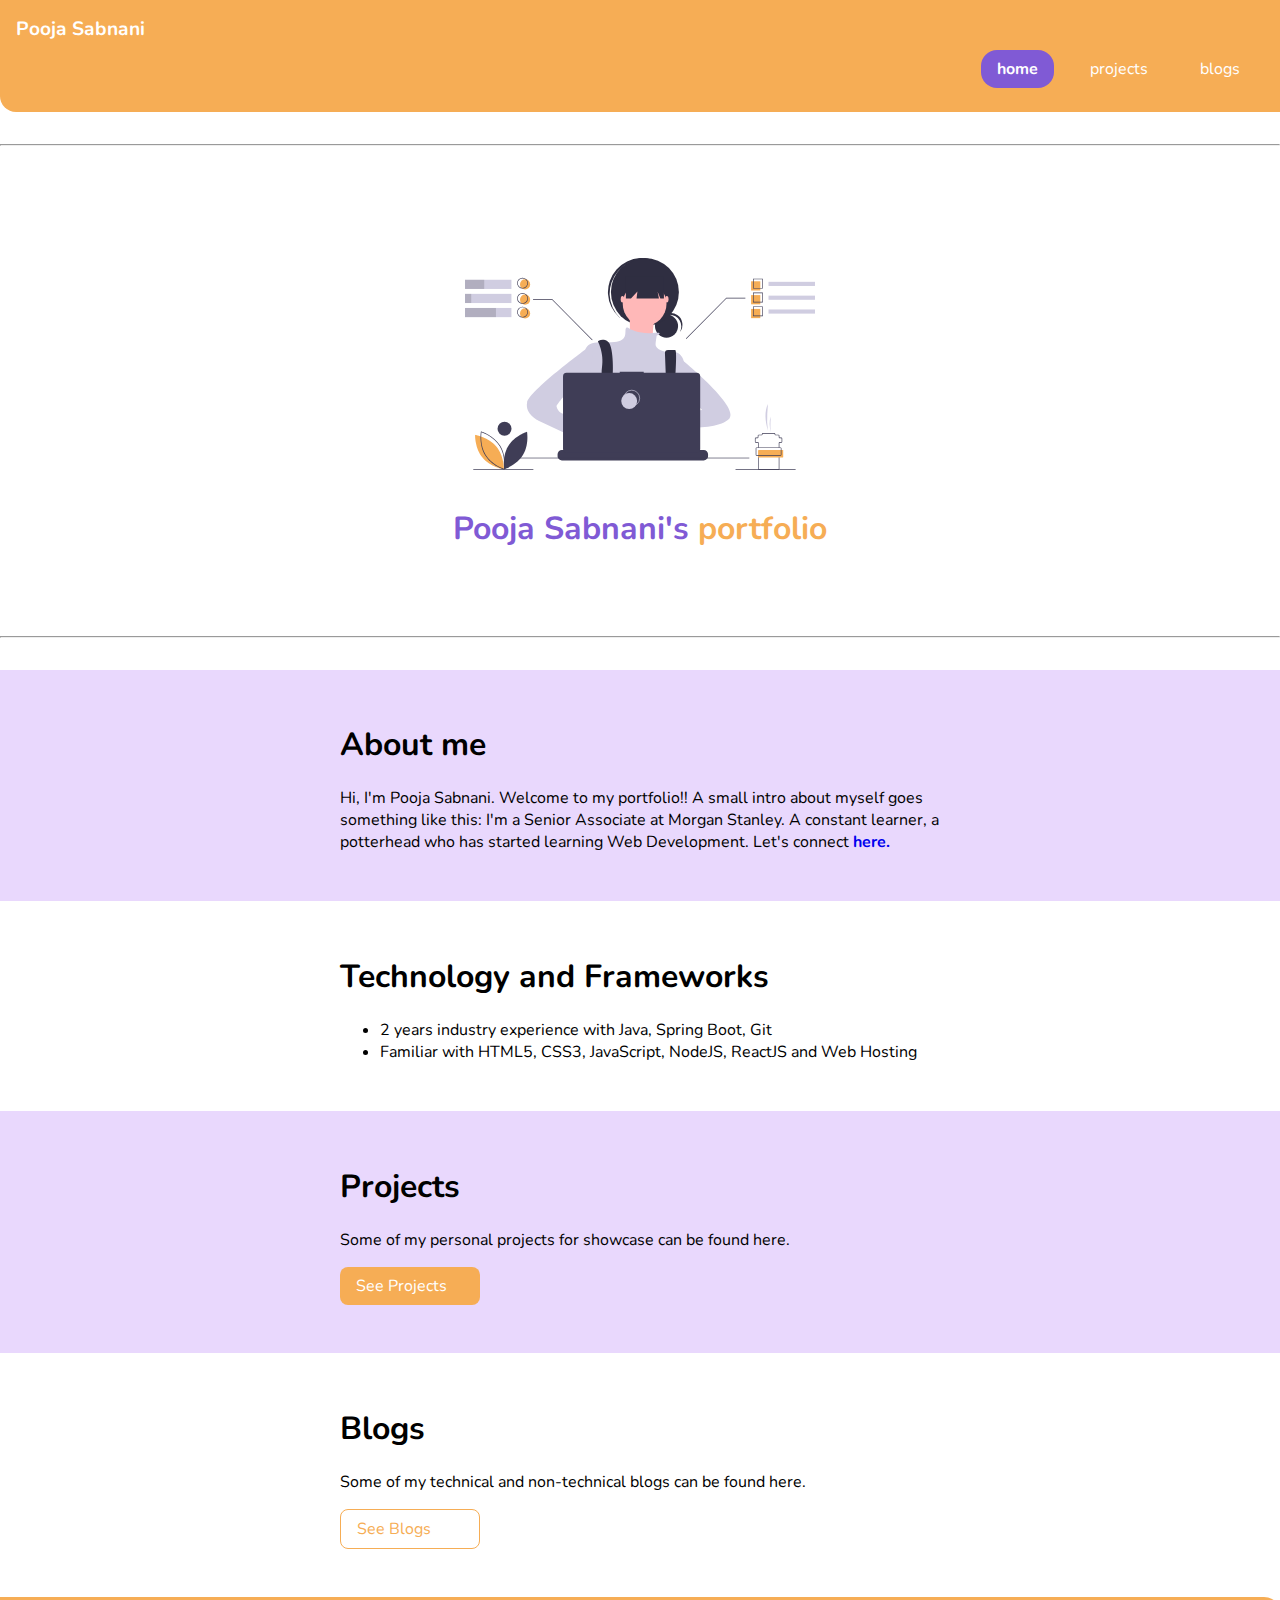
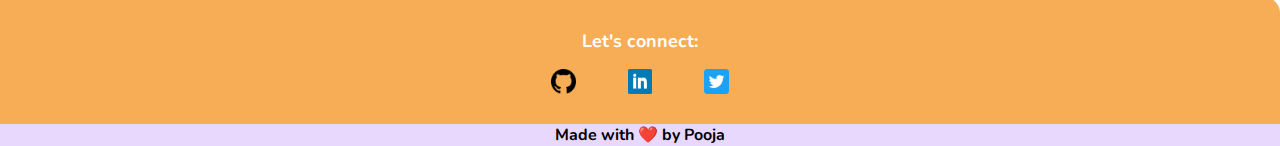
<file: index.html>
<!DOCTYPE html>
<html lang="en">

<head>
    <meta charset="UTF-8">
    <meta name="viewport" content="width=device-width, initial-scale=1.0">
    <title>Pooja Sabnani</title>
    <link href="styles.css" rel="stylesheet" />
</head>

<body>
    <nav class="navigation container">
        <div class="nav-brand">Pooja Sabnani</div>
        <ul class="list-non-bullet nav-pills">
            <li class="list-item-inline">
                <a class="link link-active" href="/">home</a>
            </li>
            <li class="list-item-inline">
                <a class="link" href="/projects.html">projects</a>
            </li>
            <li class="list-item-inline">
                <a class="link" href="/blogs.html">blogs</a>
            </li>
        </ul>
    </nav>

    <hr>


    <header class="main">
        <img class="main-img" src="/images/main1.svg" />
        <h1 class="main-heading">Pooja Sabnani's <span class="heading-inverted">portfolio</span></h1>
    </header>

    <hr>
   
    <section class="section os">
        <div class="container container-center">
            <h1>About me</h1>
            <p>Hi, I'm Pooja Sabnani. Welcome to my portfolio!! A small intro about myself goes something like this: I'm a Senior Associate at Morgan Stanley. A constant learner, a potterhead who has started learning Web Development. Let's connect <a id="connectLink" href="#connect">here.</a> </p>
            
        </div>

    </section>

    <section class="section">
        <div class="container container-center">
            <h1>Technology and Frameworks</h1>
            <ul>
                <li>2 years industry experience with Java, Spring Boot, Git</li>
            <li>
                Familiar with HTML5, CSS3, JavaScript, NodeJS, ReactJS and Web Hosting
            </li></ul>
        </div>

    </section>

    <section class="section os">
        <div class="container container-center">
            <h1>Projects</h1>
            <p>Some of my personal projects for showcase can be found here.</p>
            <a class="link link-primary" href="/projects.html">See Projects</a>
        </div>

    </section>

    <section class="section">
        <div class="container container-center">
            <h1>Blogs</h1>
            <p>Some of my technical and non-technical blogs can be found here.</p>
            <a class="link link-secondary" href="/blogs.html">See Blogs</a>
      
        </div>

    </section>

    <footer id="connect" class="footer">
        <div class="footer-header">Let's connect: </div>
        <ul class="social-links list-non-bullet">
            <li class="list-item-inline">
                <a class="link" href="https://github.com/py93">
                    <img src="/images/github.png" alt="github" width="2%" height="2%">
                </a>
            </li>
            <li class="list-item-inline">
                <a class="link" href="https://www.linkedin.com/in/pooja-s93/">
                    <img src="/images/linkedin.png" alt="linkedin" width="2%" height="2%">
                </a>
            </li>
            <li class="list-item-inline">
                <a class="link" href="https://www.twitter.com/pooja572">
                    <img src="/images/twitter.png" alt="twitter" width="2%" height="2%">
                </a>
            </li>
        </ul>
    </footer>
    <p id="footer-sign">
        Made with ❤️ by Pooja </p>
    </div>
</body>

</html>
</file>
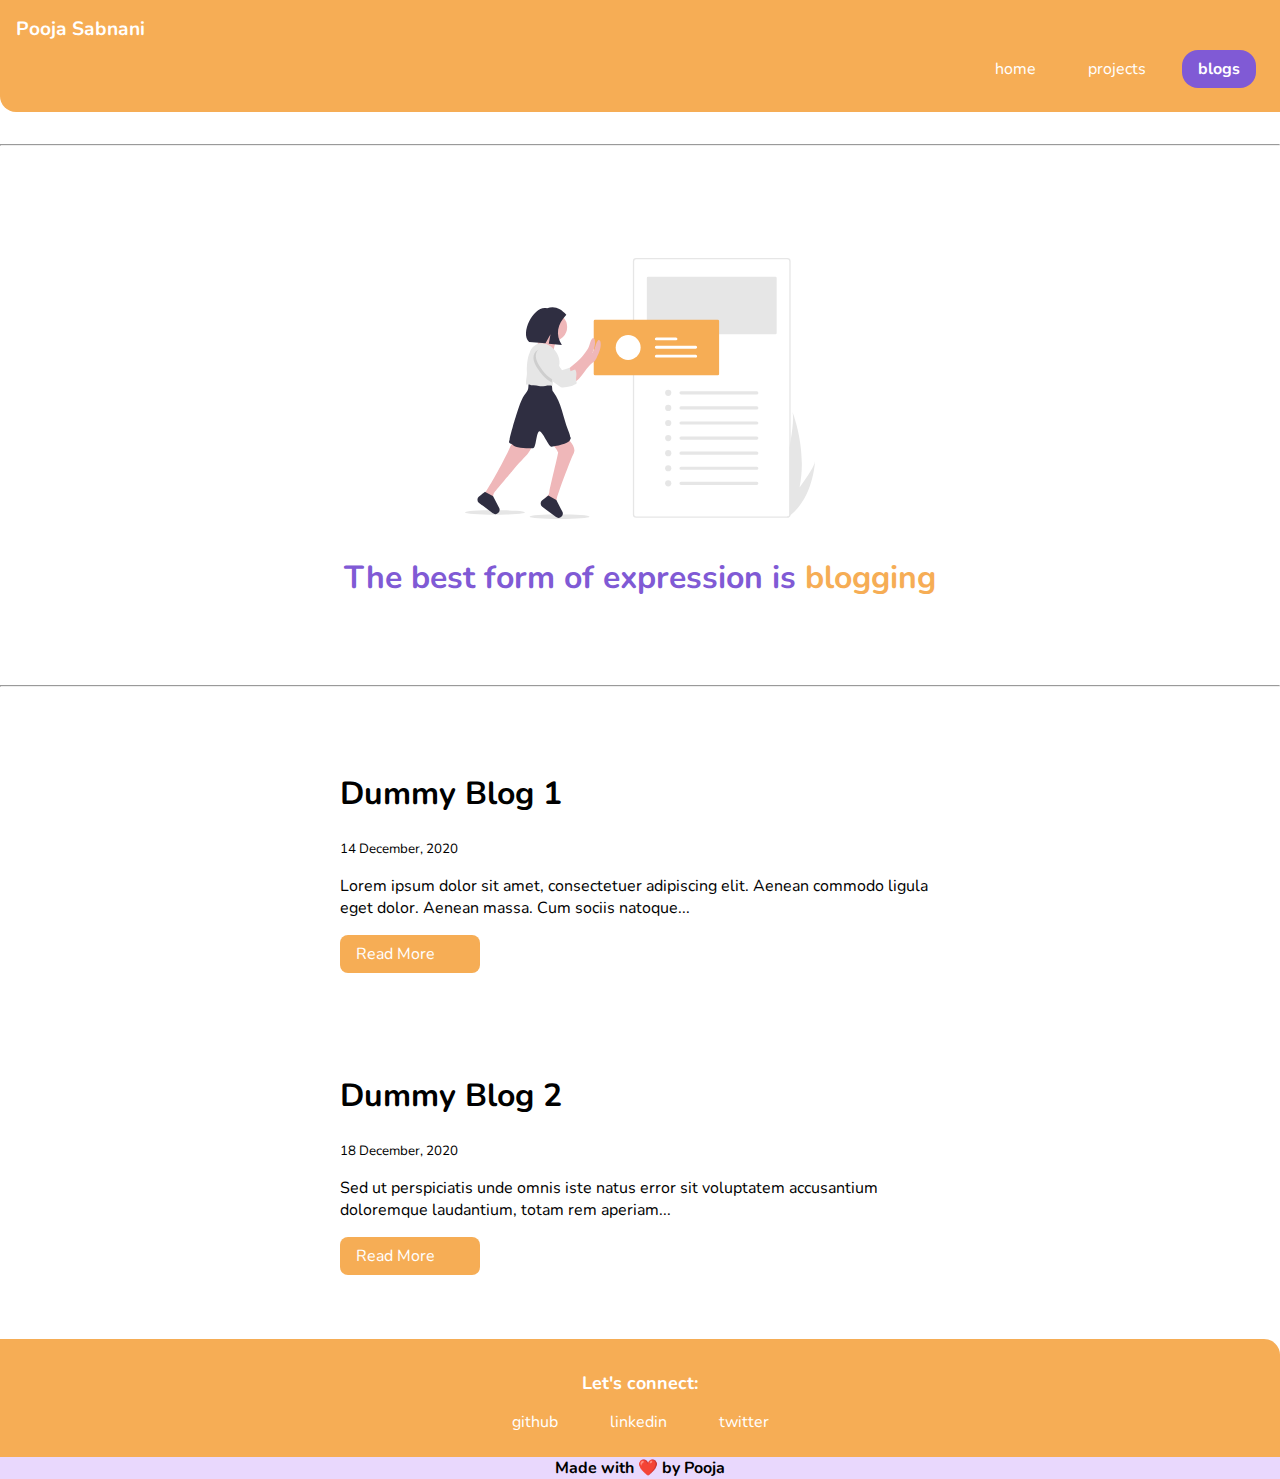
<file: blogs.html>
<!DOCTYPE html>
<html lang="en">
<head>
    <meta charset="UTF-8">
    <meta name="viewport" content="width=device-width, initial-scale=1.0">
    <link href="/styles.css" rel="stylesheet" />
    <title>Blogs | Pooja Sabnani</title>
</head>
<body>
    <nav class="navigation container">
        <div class="nav-brand">Pooja Sabnani</div>
        <ul class="list-non-bullet nav-pills">
            <li class="list-item-inline">
                <a class="link" href="/">home</a>
            </li>
            <li class="list-item-inline">
                <a class="link " href="/projects.html">projects</a>
            </li>
            <li class="list-item-inline">
                <a class="link link-active" href="/blogs.html">blogs</a>
            </li>
        </ul>
    </nav>

    <hr>


    <header class="main">
        <img class="main-img" src="/images/blog.svg" />
        <h1 class="main-heading">The best form of expression is <span class="heading-inverted">blogging</span></h1>
    </header>
    
    <hr>

    <ul class="list-non-bullet">

        <li>
            <article class="showcase-list container container-center ">
                <h1>Dummy Blog 1</h1>
            <small>14 December, 2020</small>
            <p>Lorem ipsum dolor sit amet, consectetuer adipiscing elit. Aenean commodo ligula eget dolor. Aenean massa. Cum sociis natoque...</p>

            <a class="link link-primary" href="/dummyblog1.html">Read More</a>
            </article>
            
        </li>

        <li>
            <article class="showcase-list container container-center ">
                <h1>Dummy Blog 2</h1>
            <small>18 December, 2020</small>
            <p>Sed ut perspiciatis unde omnis iste natus error sit voluptatem accusantium doloremque laudantium, totam rem aperiam...</p>
            <a class="link link-primary" href="/dummyblog2.html">Read More</a>
            </article>
            
        </li>

    </ul>

    <footer id="connect" class="footer">
        <div class="footer-header">Let's connect: </div>
        <ul class="social-links list-non-bullet">
            <li class="list-item-inline">
                <a class="link" img srhref="https://github.com/py93">
                    github
                </a>
            </li>
            <li class="list-item-inline">
                <a class="link" href="https://www.linkedin.com/in/pooja-s93/">
                    linkedin
                </a>
            </li>
            <li class="list-item-inline">
                <a class="link" href="https://www.twitter.com/pooja572">
                    twitter
                </a>
            </li>
        </ul>
    </footer>
    <p id="footer-sign">
        Made with ❤️ by Pooja </p>
    
</body>
</html>
</file>
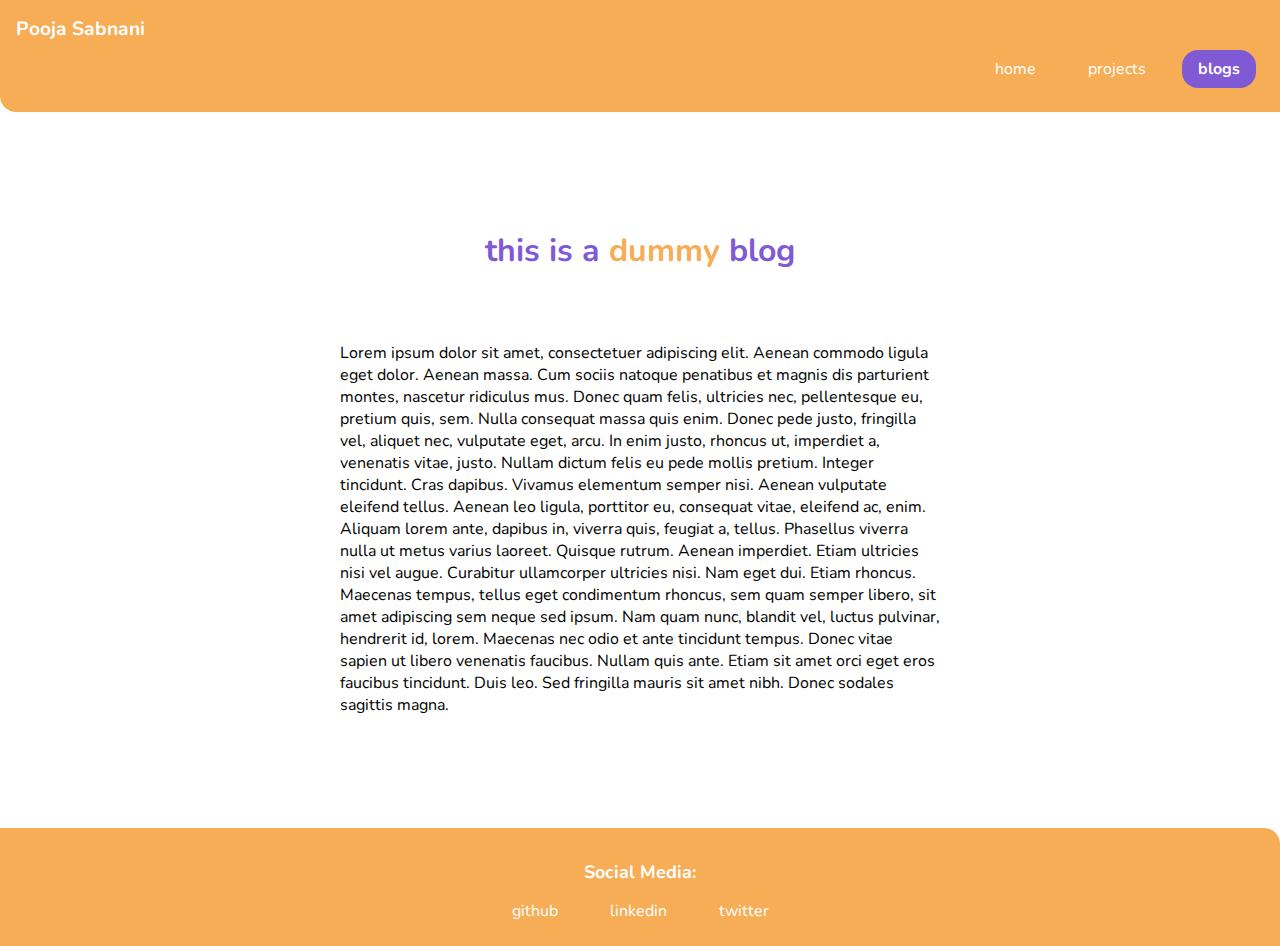
<file: dummyblog1.html>
<!DOCTYPE html>
<html lang="en">

<head>
    <meta charset="UTF-8">
    <meta name="viewport" content="width=device-width, initial-scale=1.0">
    <link href="/styles.css" rel="stylesheet" />
    <title>Blogs | Pooja Sabnani</title>
</head>

<body>
    <nav class="navigation container">
        <div class="nav-brand">Pooja Sabnani</div>
        <ul class="list-non-bullet nav-pills">
            <li class="list-item-inline">
                <a class="link" href="/">home</a>
            </li>
            <li class="list-item-inline">
                <a class="link " href="/projects.html">projects</a>
            </li>
            <li class="list-item-inline">
                <a class="link link-active" href="/blogs.html">blogs</a>
            </li>
        </ul>
    </nav>

    <header class="main">
        <h1 class="main-heading">this is a <span class="heading-inverted">dummy</span> blog</h1>
    </header>

    <article class="container-center showcase-blog">
        <p>
            Lorem ipsum dolor sit amet, consectetuer adipiscing elit. Aenean commodo ligula eget dolor. Aenean massa. Cum sociis natoque penatibus et magnis dis parturient montes, nascetur ridiculus mus. Donec quam felis, ultricies nec, pellentesque eu, pretium quis, sem. Nulla consequat massa quis enim. Donec pede justo, fringilla vel, aliquet nec, vulputate eget, arcu. In enim justo, rhoncus ut, imperdiet a, venenatis vitae, justo. Nullam dictum felis eu pede mollis pretium. Integer tincidunt. Cras dapibus. Vivamus elementum semper nisi. Aenean vulputate eleifend tellus. Aenean leo ligula, porttitor eu, consequat vitae, eleifend ac, enim. Aliquam lorem ante, dapibus in, viverra quis, feugiat a, tellus. Phasellus viverra nulla ut metus varius laoreet. Quisque rutrum. Aenean imperdiet. Etiam ultricies nisi vel augue. Curabitur ullamcorper ultricies nisi. Nam eget dui. Etiam rhoncus. Maecenas tempus, tellus eget condimentum rhoncus, sem quam semper libero, sit amet adipiscing sem neque sed ipsum. Nam quam nunc, blandit vel, luctus pulvinar, hendrerit id, lorem. Maecenas nec odio et ante tincidunt tempus. Donec vitae sapien ut libero venenatis faucibus. Nullam quis ante. Etiam sit amet orci eget eros faucibus tincidunt. Duis leo. Sed fringilla mauris sit amet nibh. Donec sodales sagittis magna. 
        </p>
        
    </article>


    <footer class="footer">
        <div class="footer-header">Social Media: </div>
        <ul class="social-links list-non-bullet">
            <li class="list-item-inline">
                <a class="link" href="https://github.com/py93">
                    github
                </a>
            </li>
            <li class="list-item-inline">
                <a class="link" href="https://www.linkedin.com/in/pooja-s93/">
                    linkedin
                </a>
            </li>
            <li class="list-item-inline">
                <a class="link" href="https://www.twitter.com/pooja572">
                    twitter
                </a>
            </li>
            
        </ul>
    </footer>

</body>

</html>
</file>
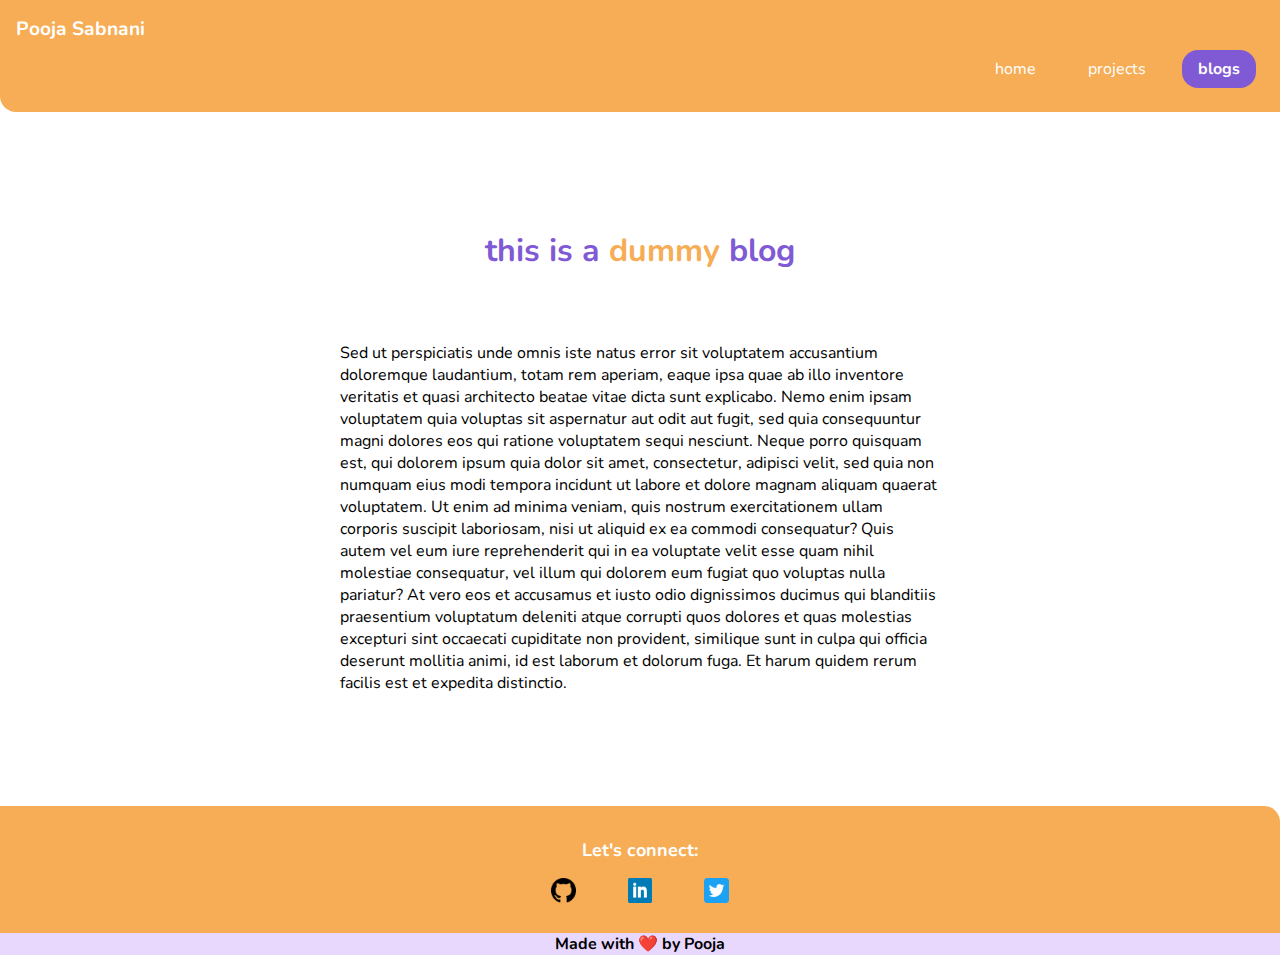
<file: dummyblog2.html>
<!DOCTYPE html>
<html lang="en">

<head>
    <meta charset="UTF-8">
    <meta name="viewport" content="width=device-width, initial-scale=1.0">
    <link href="/styles.css" rel="stylesheet" />
    <title>Pooja Sabnani</title>
</head>

<body>
    <nav class="navigation container">
        <div class="nav-brand">Pooja Sabnani</div>
        <ul class="list-non-bullet nav-pills">
            <li class="list-item-inline">
                <a class="link" href="/">home</a>
            </li>
            <li class="list-item-inline">
                <a class="link " href="/projects.html">projects</a>
            </li>
            <li class="list-item-inline">
                <a class="link link-active" href="/blogs.html">blogs</a>
            </li>
        </ul>
    </nav>

    <header class="main">
        <h1 class="main-heading">this is a <span class="heading-inverted">dummy</span> blog</h1>
    </header>

    <article class="container-center showcase-blog">
        <p>
            Sed ut perspiciatis unde omnis iste natus error sit voluptatem accusantium doloremque laudantium, totam rem aperiam, eaque ipsa quae ab illo inventore veritatis et quasi architecto beatae vitae dicta sunt explicabo. Nemo enim ipsam voluptatem quia voluptas sit aspernatur aut odit aut fugit, sed quia consequuntur magni dolores eos qui ratione voluptatem sequi nesciunt. Neque porro quisquam est, qui dolorem ipsum quia dolor sit amet, consectetur, adipisci velit, sed quia non numquam eius modi tempora incidunt ut labore et dolore magnam aliquam quaerat voluptatem. Ut enim ad minima veniam, quis nostrum exercitationem ullam corporis suscipit laboriosam, nisi ut aliquid ex ea commodi consequatur? Quis autem vel eum iure reprehenderit qui in ea voluptate velit esse quam nihil molestiae consequatur, vel illum qui dolorem eum fugiat quo voluptas nulla pariatur? At vero eos et accusamus et iusto odio dignissimos ducimus qui blanditiis praesentium voluptatum deleniti atque corrupti quos dolores et quas molestias excepturi sint occaecati cupiditate non provident, similique sunt in culpa qui officia deserunt mollitia animi, id est laborum et dolorum fuga. Et harum quidem rerum facilis est et expedita distinctio.
        </p>
        
    </article>

    <footer id="connect" class="footer">
        <div class="footer-header">Let's connect: </div>
        <ul class="social-links list-non-bullet">
            <li class="list-item-inline">
                <a class="link" href="https://github.com/py93">
                    <img src="/images/github.png" alt="github" width="2%" height="2%">
                </a>
            </li>
            <li class="list-item-inline">
                <a class="link" href="https://www.linkedin.com/in/pooja-s93/">
                    <img src="/images/linkedin.png" alt="linkedin" width="2%" height="2%">
                </a>
            </li>
            <li class="list-item-inline">
                <a class="link" href="https://www.twitter.com/pooja572">
                    <img src="/images/twitter.png" alt="twitter" width="2%" height="2%">
                </a>
            </li>
        </ul>
    </footer>
    <p id="footer-sign">
        Made with ❤️ by Pooja </p>

</body>

</html>
</file>
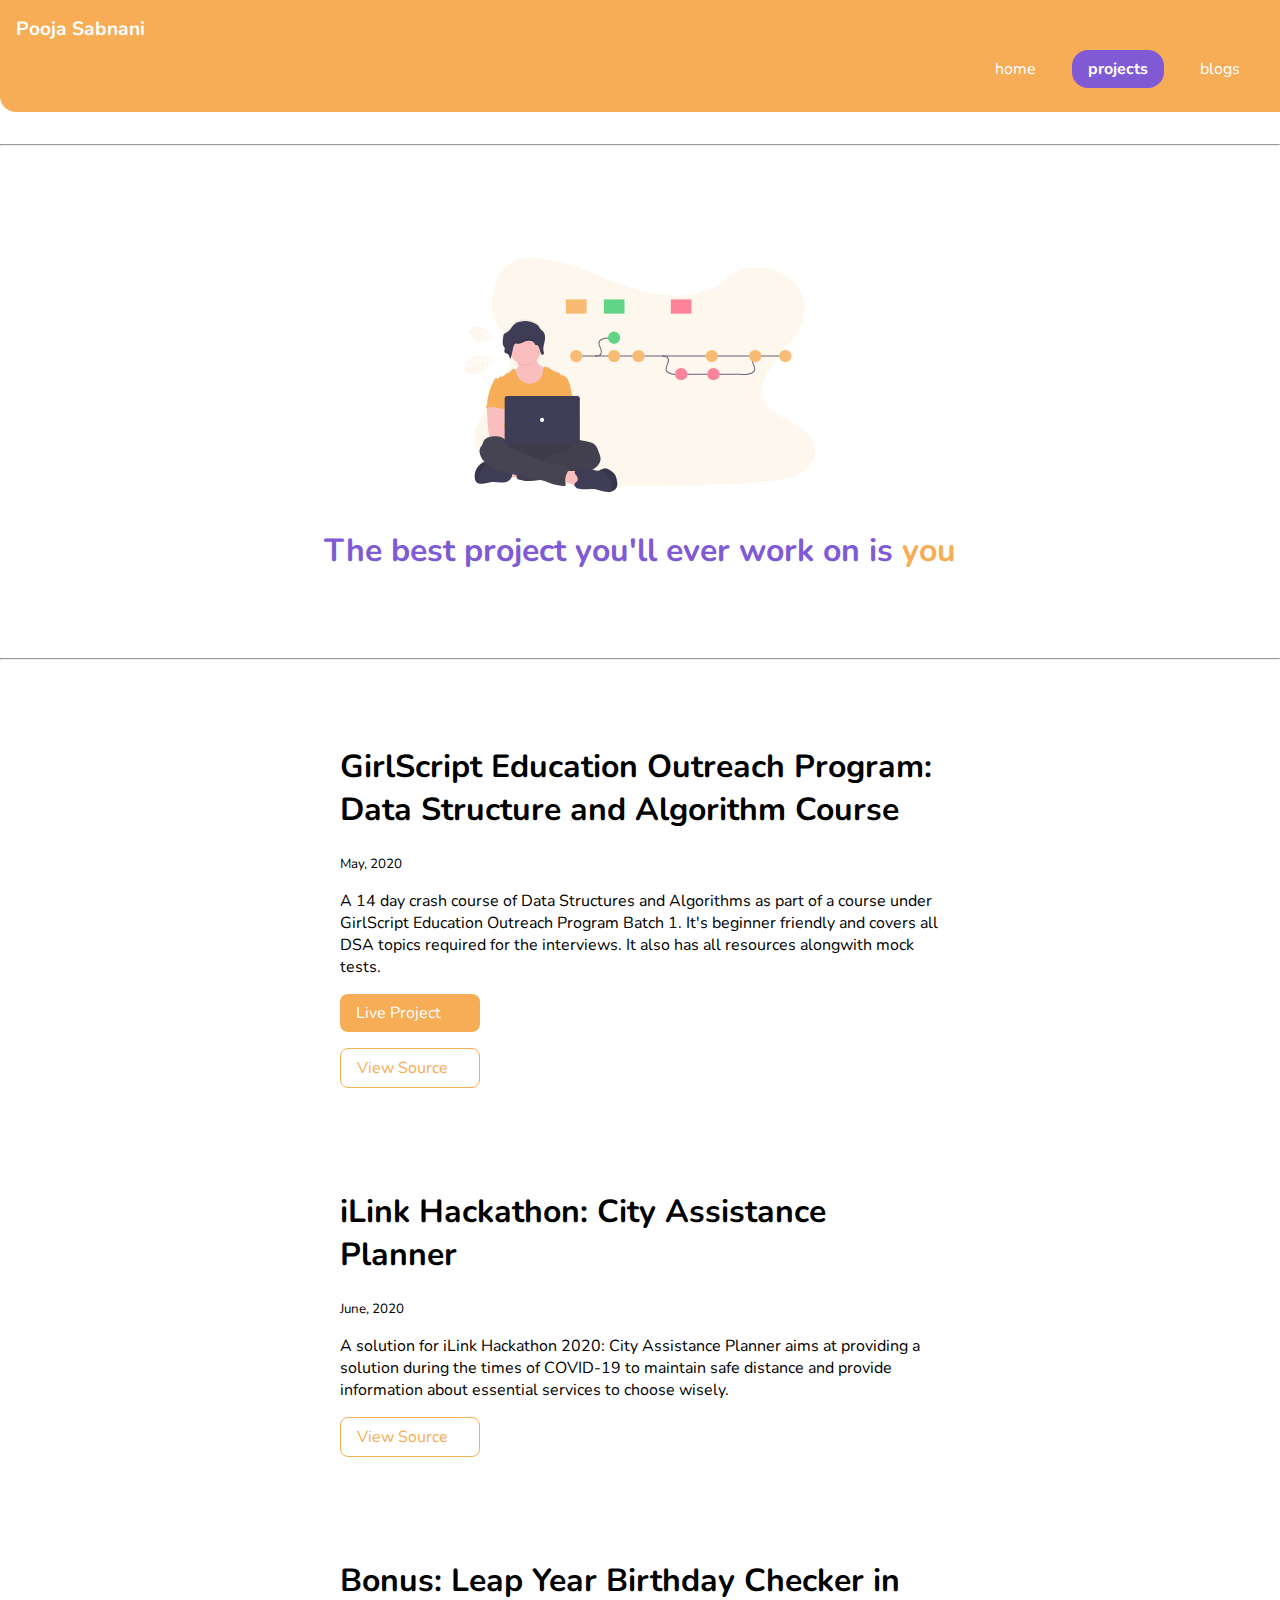
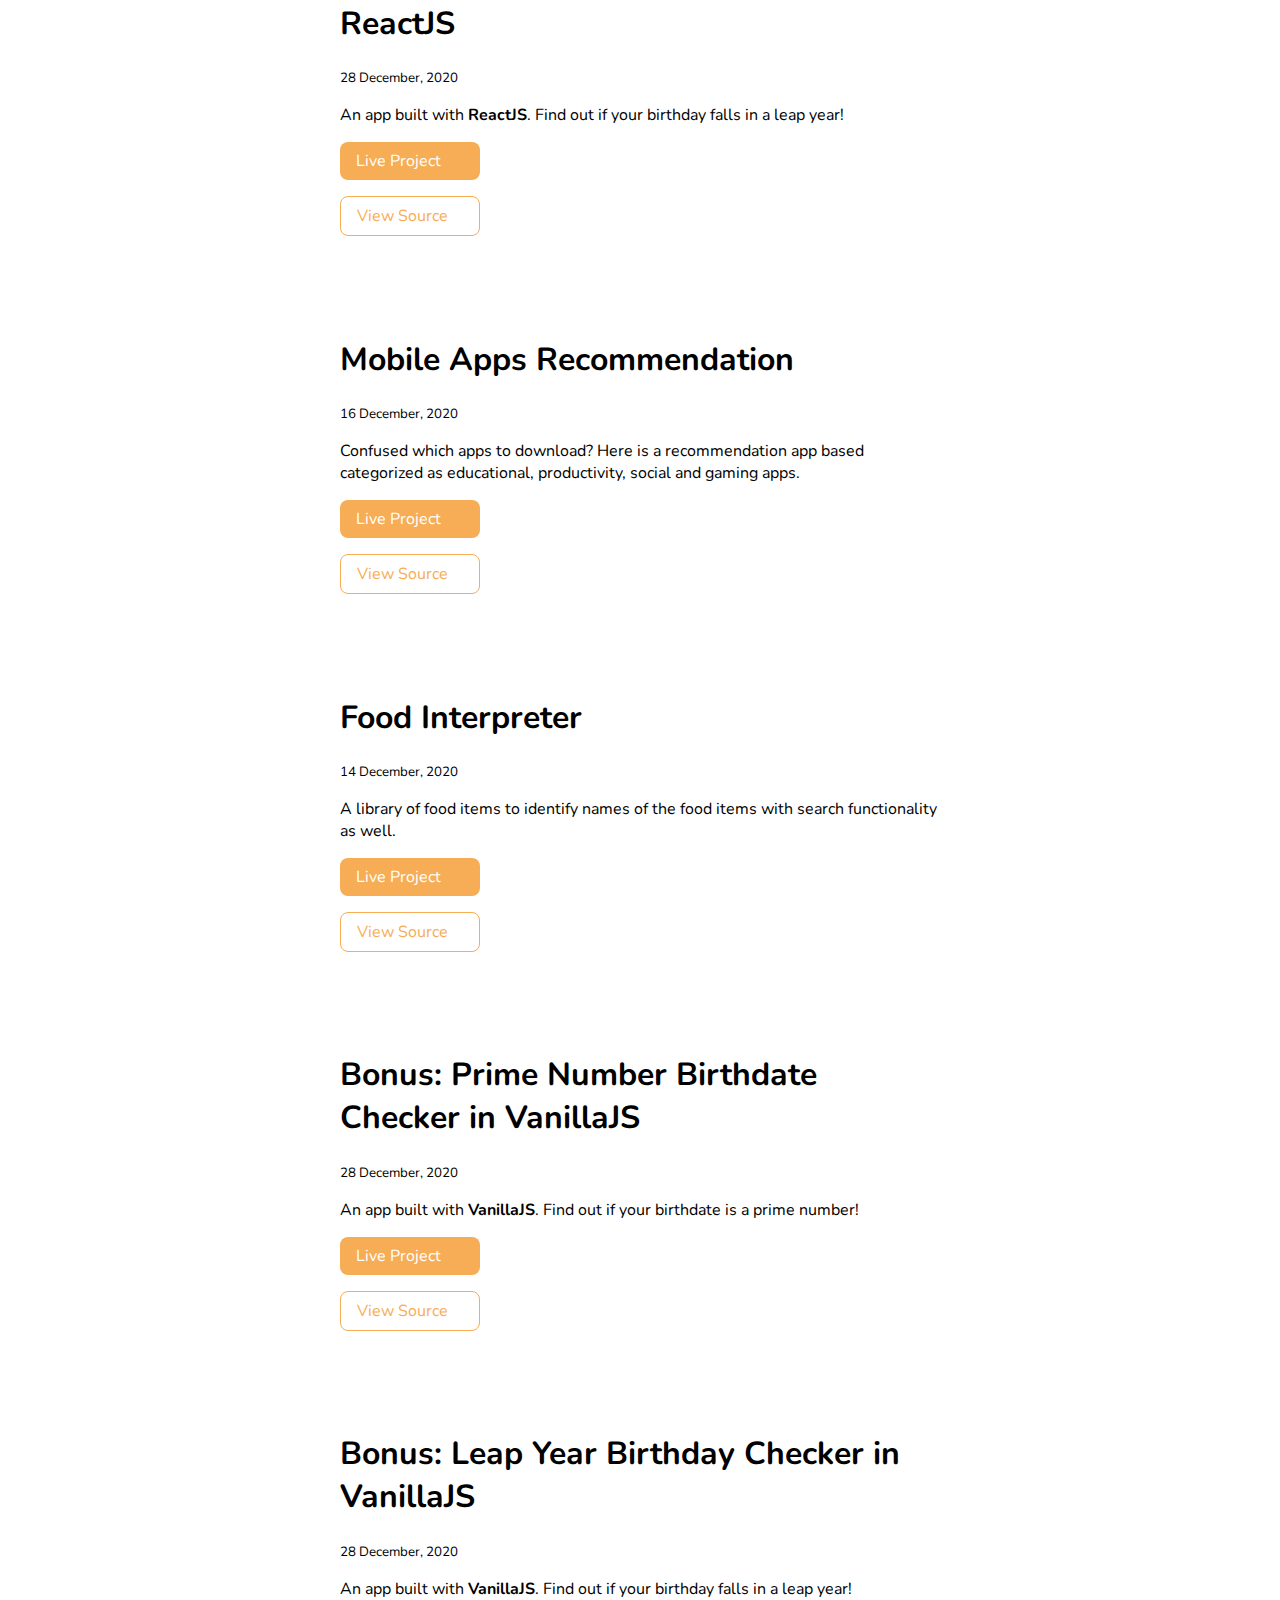
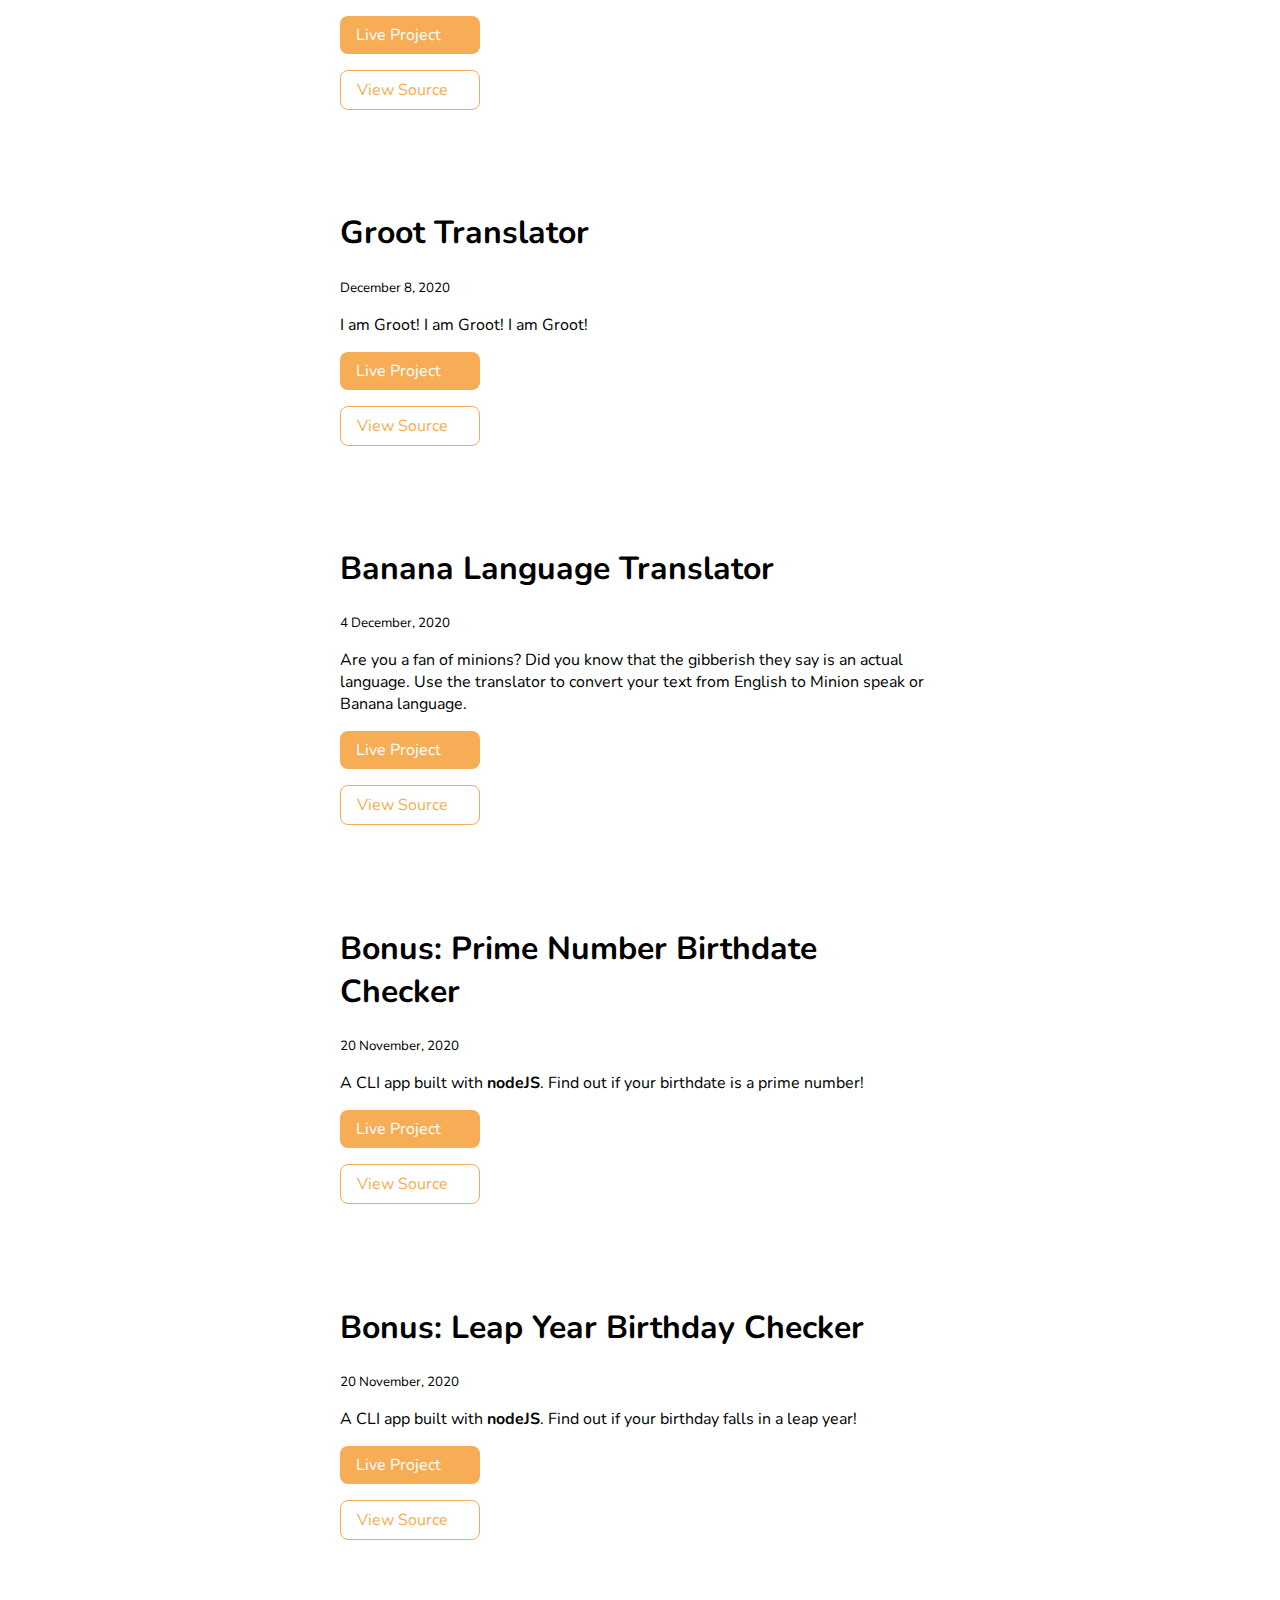
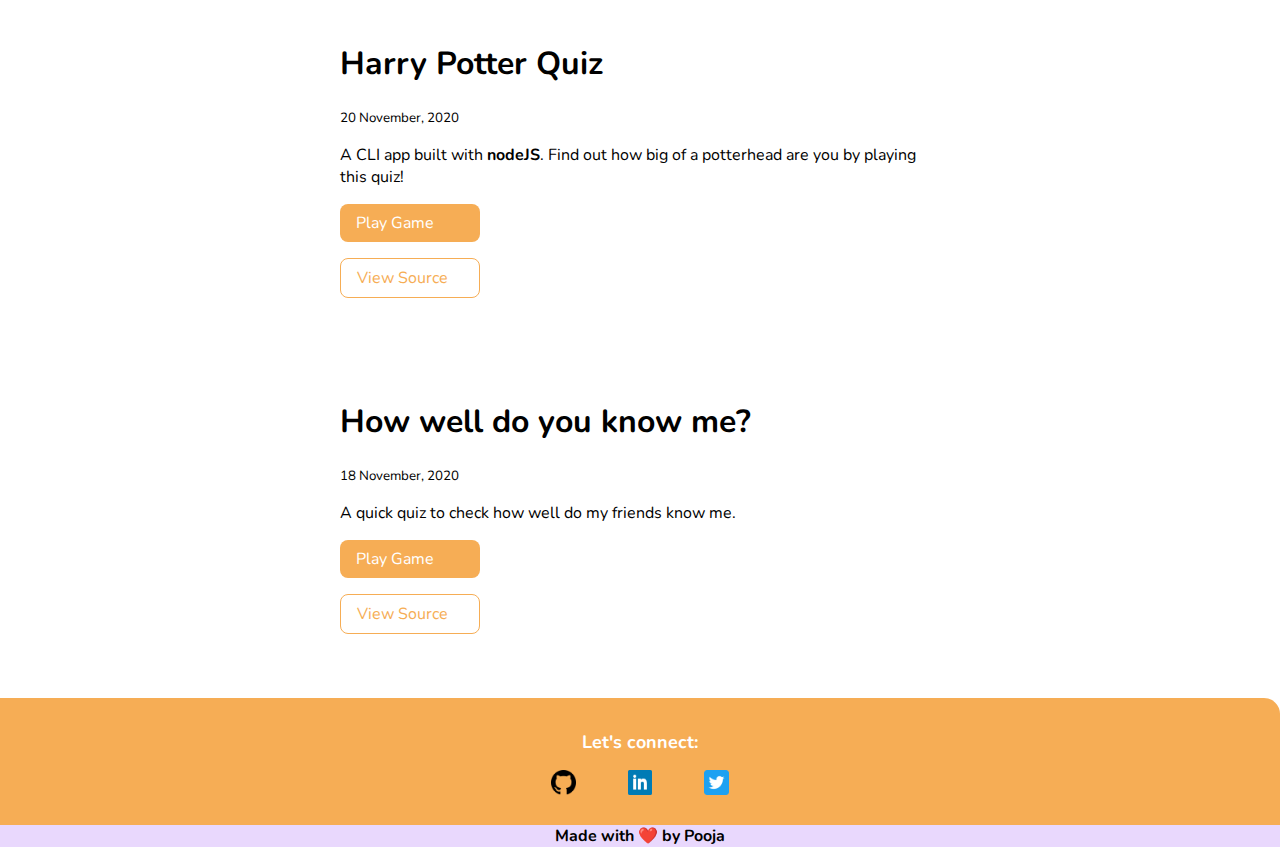
<file: projects.html>
<!DOCTYPE html>
<html lang="en">

<head>
    <meta charset="UTF-8">
    <meta name="viewport" content="width=device-width, initial-scale=1.0">
    <title>Pooja Sabnani</title>
    <link href="styles.css" rel="stylesheet" />
</head>

<body>
    <nav class="navigation container">
        <div class="nav-brand">Pooja Sabnani</div>
        <ul class="list-non-bullet nav-pills">
            <li class="list-item-inline">
                <a class="link" href="/">home</a>
            </li>
            <li class="list-item-inline">
                <a class="link link-active" href="/projects.html">projects</a>
            </li>
            <li class="list-item-inline">
                <a class="link" href="/blogs.html">blogs</a>
            </li>
        </ul>
    </nav>

    <hr>


    <header class="main">
        <img class="main-img" src="/images/projects.svg" />
        <h1 class="main-heading">The best project you'll ever work on is <span class="heading-inverted">you</span></h1>
    </header>

    <hr>
    <ul class="list-non-bullet">

        <li>
            <article class="showcase-list container container-center ">
                <h1>GirlScript Education Outreach Program: Data Structure and Algorithm Course</h1>
                <small>May, 2020</small>
                <p>A 14 day crash course of <strong></strong>Data Structures and Algorithms</strong> as part of a course under GirlScript Education Outreach Program Batch 1. It's beginner friendly and covers all DSA topics required for the interviews. It also has all resources alongwith mock tests.</p>
    
                <a class="link link-primary" href="https://py93.github.io/DSA-for-Interviews-GirlScript-EOP/">Live Project</a>
                <a class="link link-secondary" href="https://github.com/py93/DSA-for-Interviews-GirlScript-EOP">View Source</a>
            </article>
            
        </li>

        <li>
            <article class="showcase-list container container-center ">
                <h1>iLink Hackathon: City Assistance Planner </h1>
                <small>June, 2020</small>
                <p>A solution for iLink Hackathon 2020: City Assistance Planner aims at providing a solution during the times of COVID-19 to maintain safe distance and provide information about essential services to choose wisely.</p>
    
                <a class="link link-secondary" href="https://github.com/py93/iLink-Hackathon-City-Assistance-Planner">View Source</a>
            </article>
            
        </li>

        <li>
            <article class="showcase-list container container-center ">
                <h1>Bonus: Leap Year Birthday Checker in ReactJS</h1>
                <small>28 December, 2020</small>
                <p>An app built with <strong>ReactJS</strong>. Find out if your birthday falls in a leap year!</p>
    
                <a class="link link-primary" href="https://7nd9c.csb.app/">Live Project</a>
                <a class="link link-secondary" href="https://github.com/py93/reactjs-leap-year-birthday">View Source</a>
            </article>
            
        </li>
        <li>
            <article class="showcase-list container container-center ">
                <h1>Mobile Apps Recommendation</h1>
            <small>16 December, 2020</small>
            <p>Confused which apps to download? Here is a recommendation app based categorized as educational, productivity, social and gaming apps. </p>

            <a class="link link-primary" href="https://lo2bu.csb.app/">Live Project</a>
            <a class="link link-secondary" href="https://github.com/py93/neogcamp-mobile-app-recommendation">View Source</a>

            </article>
            
        </li>

        <li>
            <article class="showcase-list container container-center ">
                <h1>Food Interpreter</h1>
            <small> 14 December, 2020</small>
            <p>A library of food items to identify names of the food items with search functionality as well.</p>

            <a class="link link-primary" href="https://s3zs5.csb.app/">Live Project</a>
            <a class="link link-secondary" href="https://github.com/py93/neogcamp-food-interpreter">View Source</a>

            </article>
            
        </li>
        <li>
            <article class="showcase-list container container-center ">
                <h1>Bonus: Prime Number Birthdate Checker in VanillaJS</h1>
                <small>28 December, 2020</small>
                <p>An app built with <strong>VanillaJS</strong>. Find out if your birthdate is a prime number!</p>
    
                <a class="link link-primary" href="https://vanillajs-birthdate-prime.netlify.app/">Live Project</a>
                <a class="link link-secondary" href="https://github.com/py93/vanillaJS-birthday-prime">View Source</a>
            </article>
            
        </li>

        <li>
            <article class="showcase-list container container-center ">
                <h1>Bonus: Leap Year Birthday Checker in VanillaJS</h1>
                <small>28 December, 2020</small>
                <p>An app built with <strong>VanillaJS</strong>. Find out if your birthday falls in a leap year!</p>
    
                <a class="link link-primary" href="https://vanillajs-leap-year.netlify.app/">Live Project</a>
                <a class="link link-secondary" href="https://github.com/py93/vanillaJS-birthday-leap-year">View Source</a>
            </article>
            
        </li>
        <li>
            <article class="showcase-list container container-center ">
                <h1>Groot Translator</h1>
            <small>December 8, 2020</small>
            <p>I am Groot! I am Groot! I am Groot!</p>

            <a class="link link-primary" href="https://neogcamp-groot-translator.netlify.app/">Live Project</a>
            <a class="link link-secondary" href="https://github.com/py93/neogcamp-groot-translator">View Source</a>

            </article>
            
        </li>

        <li>
            <article class="showcase-list container container-center ">
                <h1>Banana Language Translator</h1>
            <small>4 December, 2020</small>
            <p>Are you a fan of minions? Did you know that the gibberish they say is an actual language. Use the translator to convert your text from English to Minion speak or Banana language.</p>

            <a class="link link-primary" href="https://neog-banana-app.netlify.app/">Live Project</a>
            <a class="link link-secondary" href="https://github.com/py93/neogcamp-banana-speak">View Source</a>

            </article>
            
        </li>

        <li>
            <article class="showcase-list container container-center ">
                <h1>Bonus: Prime Number Birthdate Checker</h1>
                <small>20 November, 2020</small>
                <p>A CLI app built with <strong>nodeJS</strong>. Find out if your birthdate is a prime number!</p>
    
                <a class="link link-primary" href="https://repl.it/@hermoine93/Birthday-Prime-Number-Checker?embed=true">Live Project</a>
                <a class="link link-secondary" href="https://github.com/py93/birthdate-prime-number">View Source</a>
            </article>
            
        </li>

        <li>
            <article class="showcase-list container container-center ">
                <h1>Bonus: Leap Year Birthday Checker</h1>
                <small>20 November, 2020</small>
                <p>A CLI app built with <strong>nodeJS</strong>. Find out if your birthday falls in a leap year!</p>
    
                <a class="link link-primary" href="https://repl.it/@hermoine93/Leap-Year-Birthday-Checker?embed=true">Live Project</a>
                <a class="link link-secondary" href="https://github.com/py93/leap-year-birthday-cli">View Source</a>
            </article>
            
        </li>

        <li>
            <article class="showcase-list container container-center ">
                <h1>Harry Potter Quiz</h1>
                <small> 20 November, 2020</small>
                <p>A CLI app built with <strong>nodeJS</strong>. Find out how big of a potterhead are you by playing this quiz!</p>
    
                <a class="link link-primary" href="https://repl.it/@hermoine93/Harry-Potter-Quiz?embed=true#index.js">Play Game</a>
                <a class="link link-secondary" href="https://github.com/py93/harry-potter-quiz">View Source</a>
            </article>
            
        </li>

        <li>
            <article class="showcase-list container container-center ">
                <h1>How well do you know me?</h1>
            <small> 18 November, 2020</small>
            <p>A quick quiz to check how well do my friends know me.</p>

            <a class="link link-primary" href="https://repl.it/@hermoine93/Do-you-know-Pooja?embed=true#index.js">Play Game</a>
            <a class="link link-secondary" href="https://github.com/py93/do-you-know-pooja">View Source</a>

            </article>
            
        </li>

    </ul>

    <footer id="connect" class="footer">
        <div class="footer-header">Let's connect: </div>
        <ul class="social-links list-non-bullet">
            <li class="list-item-inline">
                <a class="link" href="https://github.com/py93">
                    <img src="/images/github.png" alt="github" width="2%" height="2%">
                </a>
            </li>
            <li class="list-item-inline">
                <a class="link" href="https://www.linkedin.com/in/pooja-s93/">
                    <img src="/images/linkedin.png" alt="linkedin" width="2%" height="2%">
                </a>
            </li>
            <li class="list-item-inline">
                <a class="link" href="https://www.twitter.com/pooja572">
                    <img src="/images/twitter.png" alt="twitter" width="2%" height="2%">
                </a>
            </li>
        </ul>
    </footer>
    <p id="footer-sign">
        Made with ❤️ by Pooja </p>
    
</body>
</html>
</file>
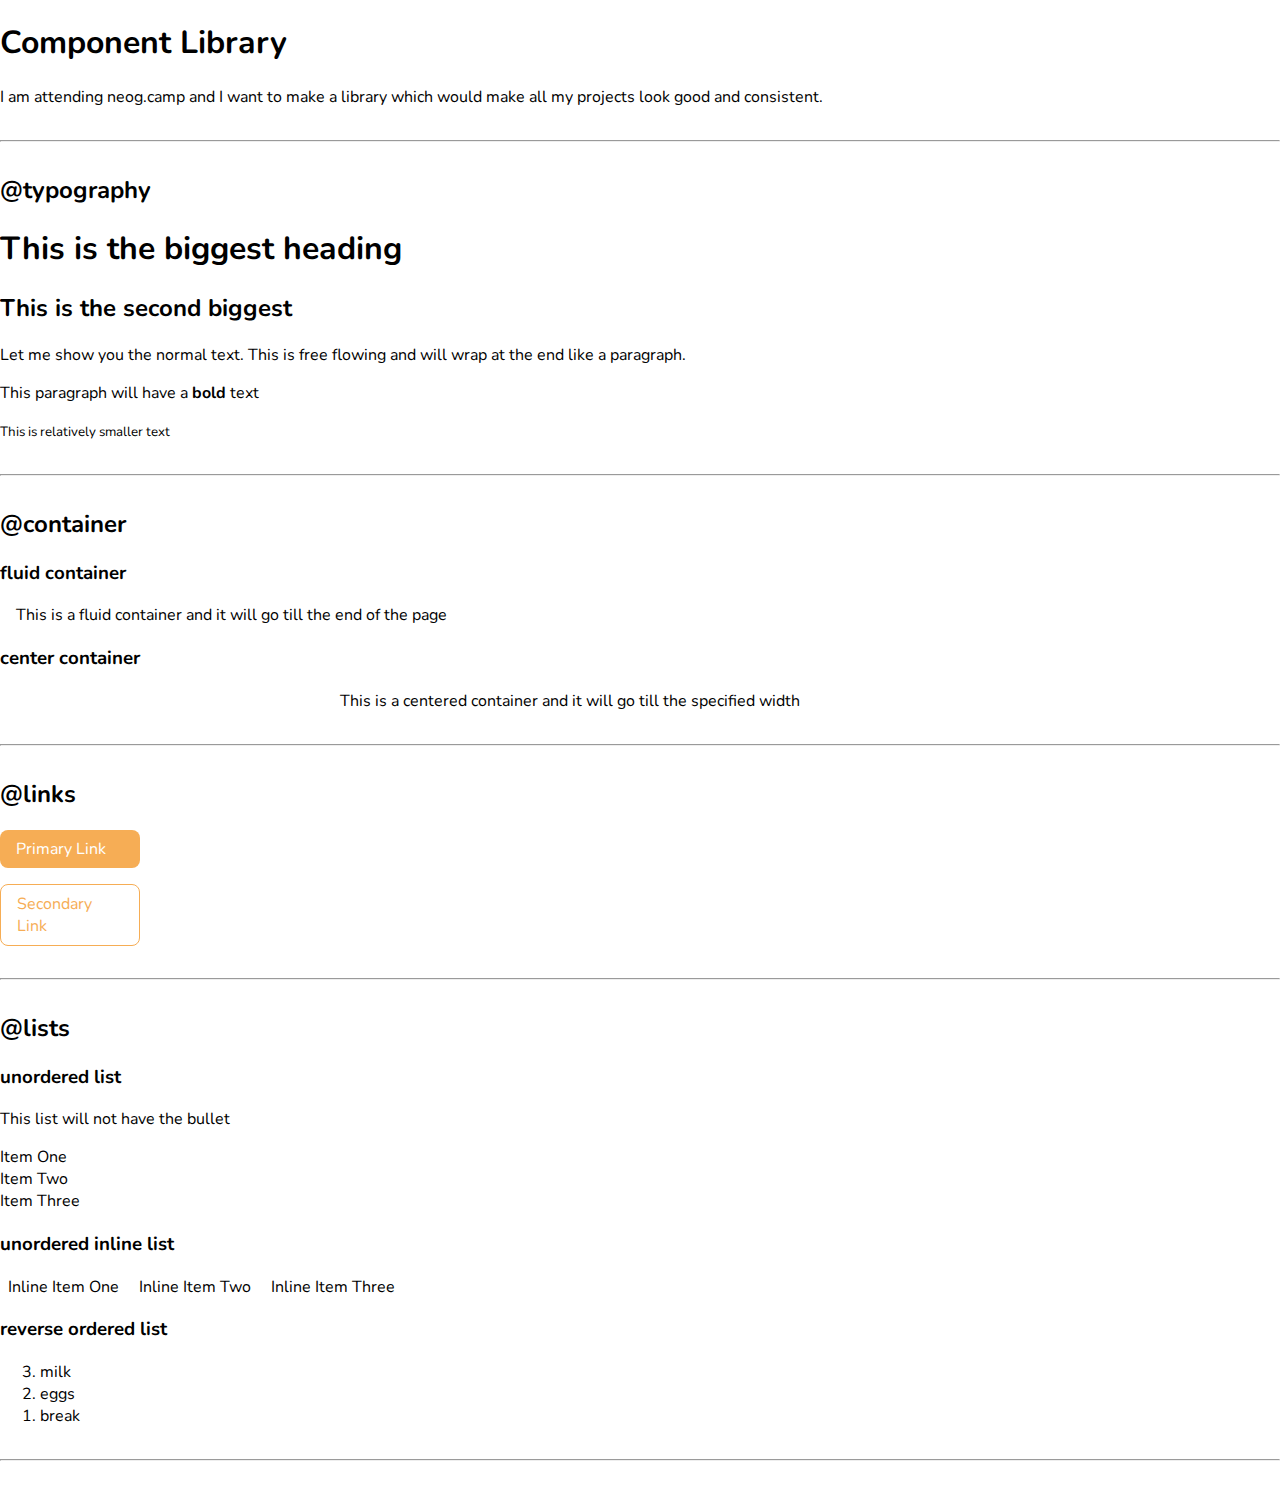
<file: lib/component-library.html>
<!DOCTYPE html>
<html lang="en">
<head>
    <meta charset="UTF-8">
    <meta name="viewport" content="width=device-width, initial-scale=1.0">
    <title>Component Library</title>
    <link href="/styles.css" rel="stylesheet" />
</head>
<body>
     <h1>Component Library</h1>
    <p>I am attending neog.camp and I want to make a library which would make all my projects look good and consistent.
    </p>

    <hr>


    <h2>@typography</h2>

    <h1>This is the biggest heading</h1>
    <h2>This is the second biggest</h2>
    <p> Let me show you the normal text. This is free flowing and will wrap at the end like a paragraph. </p>
    <p>This paragraph will have a <strong>bold</strong> text</p>
    <small>This is relatively smaller text</small>

    <hr>

    <h2>@container</h2>

    <h3>fluid container</h3>
    <div class="container">This is a fluid container and it will go till the end of the page</div>

    <h3>center container</h3>
    <div class="container container-center">This is a centered container and it will go till the specified width</div>

    <hr>

    <h2>@links</h2>

    <a class="link link-primary" href="/">Primary Link</a>
    <a class="link link-secondary" href="/">Secondary Link</a>

    <hr>

    <h2>@lists</h2>

    <h3>unordered list</h3>
    <p> This list will not have the bullet</p>

    <ul class="list-non-bullet">
        <li>Item One</li>
        <li>Item Two</li>
        <li>Item Three</li>

    </ul>

    <h3> unordered inline list</h3>

    <ul class="list-non-bullet">
        <li class="list-item-inline">Inline Item One</li>
        <li class="list-item-inline">Inline Item Two</li>
        <li class="list-item-inline">Inline Item Three</li>
    </ul>

    <h3> reverse ordered list</h3>

    <ol reversed>
        <li>milk</li>
        <li>eggs</li>
        <li>break</li>
    </ol>

    <hr /> 
</body>
</html>
</file>
<file: styles.css>
@import url('https://fonts.googleapis.com/css2?family=Nunito&display=swap');

:root {
    --primary-color: #F6AD55;
    --off-secondary: #E9D8FD;
    --secondary-color: #805AD5;
}

body {
    font-family: 'Nunito', sans-serif;
    margin: 0px;
    font-size: 1rem;
}

hr {
    margin: 2rem 0rem;
}


.margin-md {
    margin: 2rem;
}

.container {
    padding: 0rem 1rem;
}

.container-center {
    max-width: 600px;
    margin: auto;
}

.link {
    box-sizing: border-box;
    text-decoration: none;
    padding: 0.5rem 1rem;
}

.link-primary {
    background-color: var(--primary-color);
    border-radius: 0.5rem;
    color: white;
    display: block;
    max-width: 140px;
    margin: 1rem 1rem 1rem 0rem;
}

.link-secondary {
    color: var(--primary-color);
    border-radius: 0.5rem;
    border: 1px solid var(--primary-color);
    display: block;
    max-width: 140px;
    margin: 1rem 1rem 1rem 0rem;
}

.list-non-bullet {
    list-style: none;
    padding-inline-start: 0px;
}

.list-item-inline {
    display: inline;
    padding: 0rem 0.5rem;
}

.navigation {
    background-color: var(--primary-color);
    color: white;
    padding: 1rem;
    border-bottom-left-radius: 1rem;
}

.navigation .nav-brand {
    font-weight: bold;
    font-size: larger;
}

.navigation .nav-pills {
    text-align: right;
}

.navigation .link {
    color: white;
}

.navigation .link-active {
    font-weight: bold;
    background-color: var(--secondary-color);
    border-radius: 1rem;
}

.main {
    padding: 2rem;
    padding-top: 5rem;

}

.main .main-img {
    max-width: 80%;
    width: 350px;
    display: block;
    margin: auto;
}

.main .main-heading {
    text-align: center;
    padding-top: 1rem;
    color: var(--secondary-color);
}

.main .main-heading .heading-inverted {
    color: var(--primary-color);
}

.section {
    padding: 2rem;
}

.section h1 {
    text-align: left;

}

.os {
    background-color: var(--off-secondary);
}

.footer {
    background-color: var(--primary-color);
    padding: 2rem 1rem;
    padding-bottom: 0.5rem;
    text-align: center;
    color: white;
    border-top-right-radius: 1rem;
}

.footer .link {
    color: white
}

.footer .footer-header {
    font-weight: bold;
    font-size: large;
}

.footer ul {
    padding-inline-start: 0px;
}

.showcase-list {
    padding: 2rem;
}

.showcase-blog {
    padding-bottom: 6rem;
}

#connectLink {
    text-decoration: none;
    font-weight: bold;
    border-radius: 1rem;
}

#footer-sign {
    background-color: var(--off-secondary);
    font-weight:bold;
    text-align: center;
    padding: 0rem;
    margin: 0rem;
}
</file>
